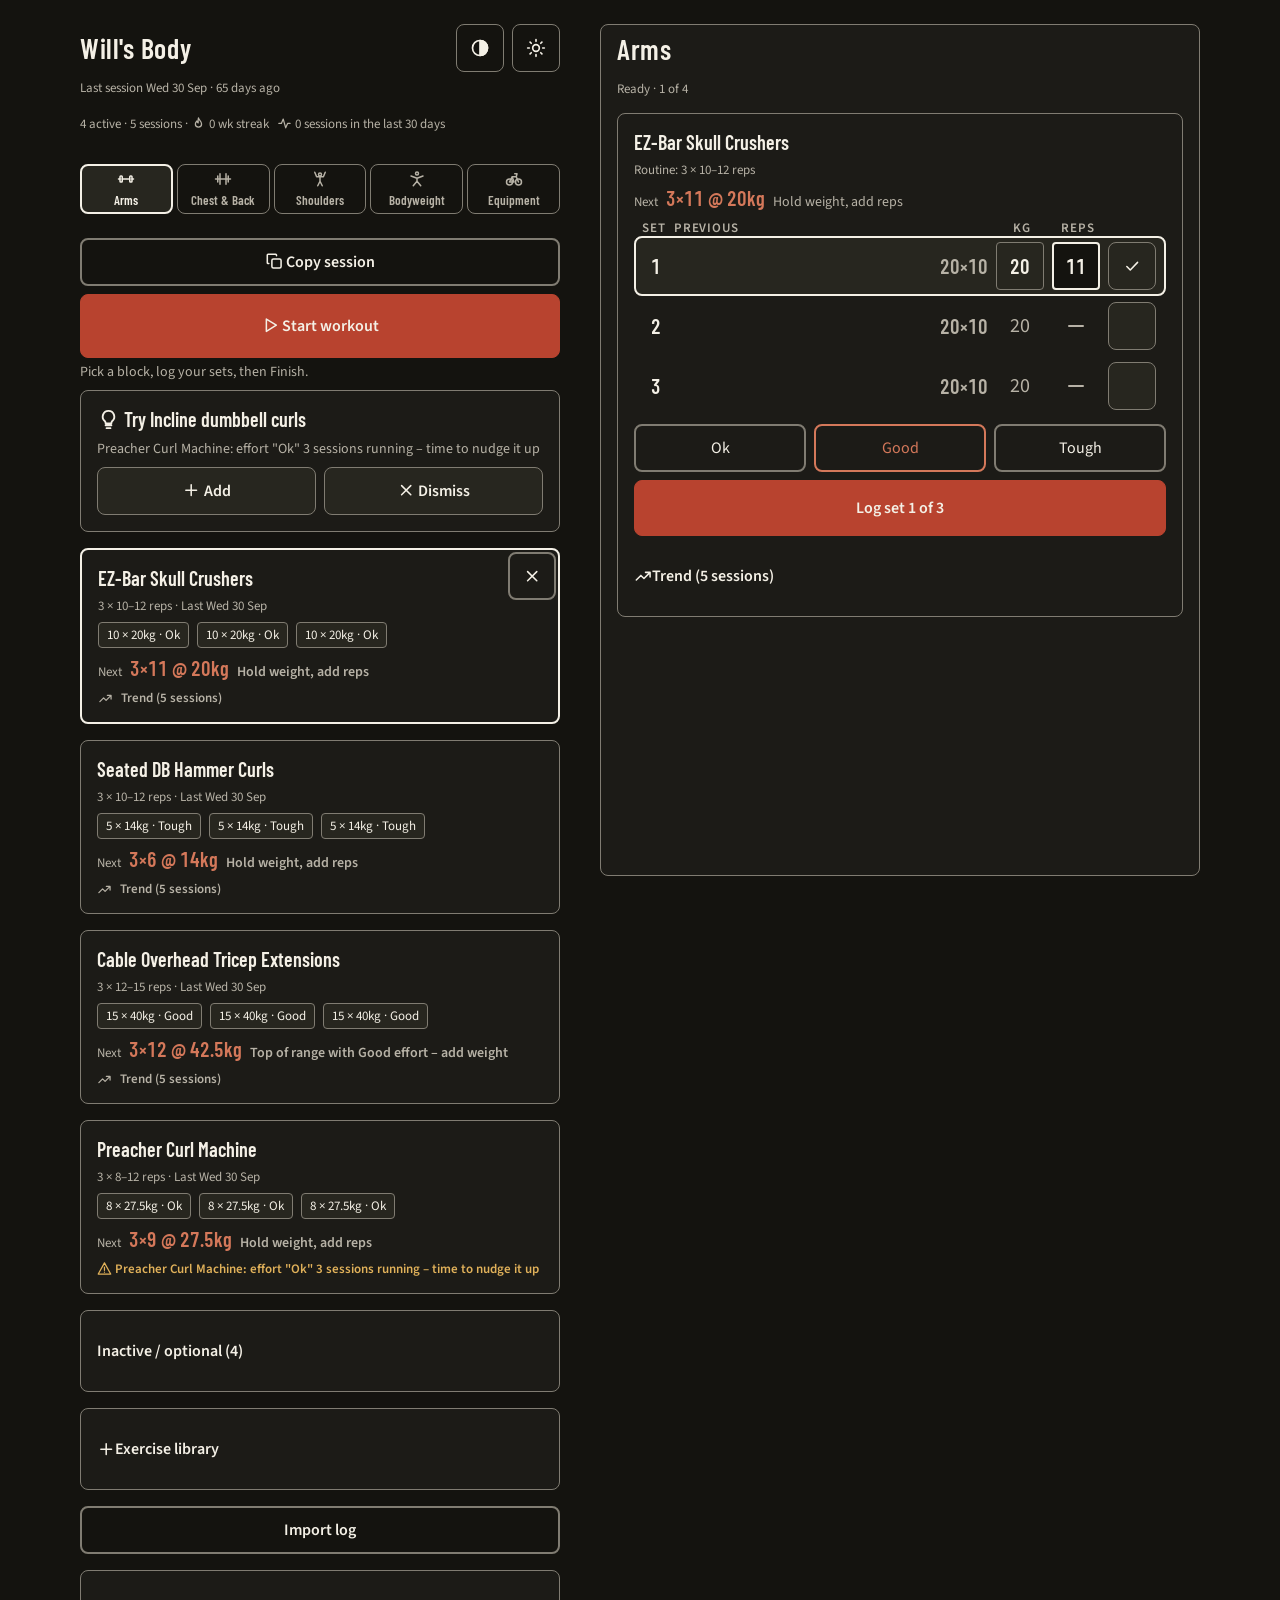
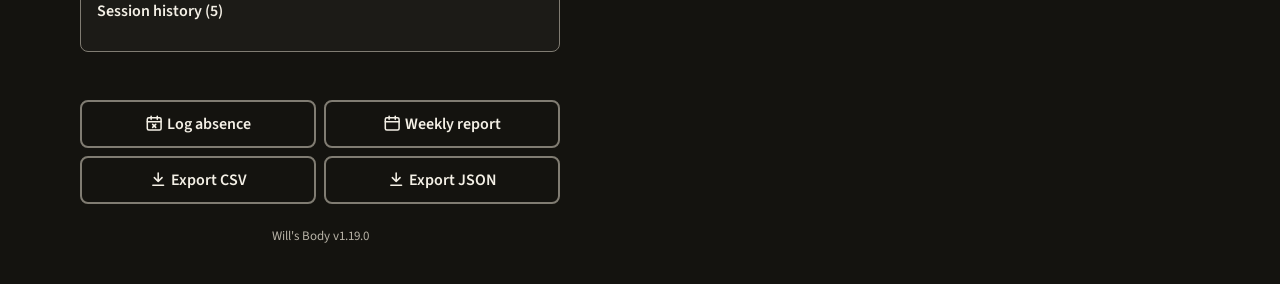
<file: index.html>
<!doctype html><html lang="en" data-theme="dark"><head><meta charset="utf-8">
<meta name="viewport" content="width=device-width,initial-scale=1,viewport-fit=cover">
<meta name="theme-color" content="#14130F"><meta name="apple-mobile-web-app-capable" content="yes">
<meta name="apple-mobile-web-app-title" content="Will's Body">
<title>Will's Body</title><link rel="manifest" href="manifest.webmanifest">
<link rel="icon" href="icons/icon-192.png"><link rel="apple-touch-icon" href="icons/icon-192.png">
<link rel="preload" href="fonts/source-sans-3-400.woff2" as="font" type="font/woff2" crossorigin>
<link rel="preload" href="fonts/barlow-condensed-600.woff2" as="font" type="font/woff2" crossorigin>
<style>html,body{background:#14130F;color:#F4F0E6;margin:0;font-family:"Source Sans 3","Source Sans Pro",system-ui,sans-serif}
html[data-theme=light],html[data-theme=light] body{background:#F3F0E8;color:#1A1916}
.sk{background:#1C1B17;border:1px solid #807C72;border-radius:8px;margin:16px;height:56px;animation:skp 1.2s ease-in-out infinite alternate}.sk.tall{height:220px}
html[data-theme=light] .sk{background:#FFFCF6;border-color:#6F6C64}@keyframes skp{from{opacity:.55}to{opacity:1}}
@media (prefers-reduced-motion:reduce){.sk{animation:none}}
html[data-shine=reduced],html[data-shine=reduced] body{background:#000;color:#fff}html[data-shine=reduced] .sk{background:#000;border-color:#fff;animation:none}
html[data-shine=reduced][data-theme=light],html[data-shine=reduced][data-theme=light] body{background:#fff;color:#000}html[data-shine=reduced][data-theme=light] .sk{background:#fff;border-color:#000}</style>
<script>(function(){try{var h=document.documentElement,r=localStorage.getItem('willsBody.v1.reduceShine');if(localStorage.getItem('willsBody.v1.theme')==='light')h.dataset.theme='light';
if(r==='1'||(r==null&&matchMedia('(prefers-contrast: more)').matches))h.dataset.shine='reduced'}catch(e){}})()</script>
<link rel="stylesheet" href="styles.css"></head><body class="loading">
<header>
<div class="brand"><h1>Will's Body</h1><div class="tools"><button id="shineBtn" class="iconbtn" type="button" aria-label="Reduce shine" aria-pressed="false" title="Reduce shine"></button><button id="themeBtn" class="iconbtn" type="button" aria-label="Switch theme"></button></div></div>
<p id="weekline" class="meta"></p>
<p class="meta subline"><span id="streak"></span><button id="stats" type="button" aria-label="Workouts and completion"></button></p>
</header>
<nav id="tabs" role="tablist"></nav>
<main id="main" aria-busy="true"><div class="sk" aria-label="Loading"></div><div class="sk tall"></div><div class="sk tall"></div></main>
<aside id="pane" hidden></aside>
<div class="toolbar"><button id="absenceBtn" class="ghost">Log absence</button><button id="reportBtn" class="ghost">Weekly report</button><button id="csvBtn" class="ghost">Export CSV</button><button id="exportBtn" class="ghost">Export JSON</button></div>
<div id="timer" class="timer hidden"><div class="count" id="timerCount">75</div>
<label>Rest <span id="restVal">75</span>s <input type="range" id="restSlider" min="60" max="90" step="5"></label>
<button id="tMinus" class="adj" aria-label="15 seconds less">−15s</button><button id="tPlus" class="adj" aria-label="15 seconds more">+15s</button>
<button id="skipBtn">Skip</button><button id="floatBtn" class="pin" aria-pressed="false" aria-label="Float timer" title="Float timer"></button></div>
<div id="toasts" class="toasts" role="status" aria-live="polite"></div>
<footer class="foot"><span id="ver">Will's Body</span></footer>
<dialog id="dlg"></dialog>
<script src="rules.js"></script><script src="app.js"></script></body></html>
</file>
<file: styles.css>
@font-face{
  font-family:"Barlow Condensed";
  font-style:normal;
  font-weight:600;
  font-display:swap;
  src:url("./fonts/barlow-condensed-600.woff2") format("woff2");
}
@font-face{
  font-family:"Source Sans 3";
  font-style:normal;
  font-weight:400;
  font-display:swap;
  src:url("./fonts/source-sans-3-400.woff2") format("woff2");
}
@font-face{
  font-family:"Source Sans 3";
  font-style:normal;
  font-weight:600;
  font-display:swap;
  src:url("./fonts/source-sans-3-600.woff2") format("woff2");
}

/* Dark is the default. Aliases keep older selectors working. */
:root{
  --bg:#14130F;--ink:#F4F0E6;--mute:#B7B2A6;--surface:#1C1B17;--raised:#27261F;--line:#807C72;
  --acc:#B8432F;--acc-text:#D4785A;--on-acc:#F4F0E6;--warn:#E0B15A;--bad:#E07A6A;--danger:#8B2A22;
  --ban-bg:#2A2418;--ban-txt:#E8C36A;--trend-2:#8A9BB0;
  --txt:var(--ink);--mut:var(--mute);--card:var(--surface);--btn:var(--raised);--on:var(--on-acc);
  --input:var(--raised);--tbar:var(--surface);--chip:var(--raised);--ring:var(--ink);--plan:var(--acc-text);
}
html[data-theme=light]{
  --bg:#F3F0E8;--ink:#1A1916;--mute:#5E5A54;--surface:#FFFCF6;--raised:#EBE6DA;--line:#6F6C64;
  --acc:#B8432F;--acc-text:#B8432F;--on-acc:#F4F0E6;--warn:#5C4A1A;--bad:#8B2A22;--danger:#8B2A22;
  --ban-bg:#F3E6C8;--ban-txt:#5C4A1A;--trend-2:#3A4A5C;
  --txt:var(--ink);--mut:var(--mute);--card:var(--surface);--btn:var(--raised);--on:var(--on-acc);
  --input:var(--raised);--tbar:var(--surface);--chip:var(--raised);--ring:var(--ink);--plan:var(--acc-text);
}
html[data-shine=reduced]{
  --bg:#000000;--ink:#FFFFFF;--mute:#E2E2E2;--surface:#000000;--raised:#151515;--line:#FFFFFF;
  --acc:#B8432F;--acc-text:#D4785A;--on-acc:#F4F0E6;--warn:#E0B15A;--bad:#E07A6A;--danger:#8B2A22;
  --ban-bg:#000000;--ban-txt:#E0B15A;--trend-2:#8A9BB0;
  --txt:var(--ink);--mut:var(--mute);--card:var(--surface);--btn:var(--raised);--on:var(--on-acc);
  --input:var(--raised);--tbar:var(--bg);--chip:var(--raised);--ring:var(--ink);--plan:var(--acc-text);
}
html[data-shine=reduced][data-theme=light]{
  --bg:#FFFFFF;--ink:#000000;--mute:#1F1F1F;--surface:#FFFFFF;--raised:#F0F0F0;--line:#000000;
  --acc:#B8432F;--acc-text:#B8432F;--on-acc:#F4F0E6;--warn:#5C4A1A;--bad:#8B2A22;--danger:#8B2A22;
  --ban-bg:#FFFFFF;--ban-txt:#5C4A1A;--trend-2:#3A4A5C;
  --txt:var(--ink);--mut:var(--mute);--card:var(--surface);--btn:var(--raised);--on:var(--on-acc);
  --input:var(--raised);--tbar:var(--bg);--chip:var(--raised);--ring:var(--ink);--plan:var(--acc-text);
}

*{box-sizing:border-box}
html{background:var(--bg)}
body{
  margin:0;background:var(--bg);color:var(--txt);min-height:100vh;
  font:400 16px/24px "Source Sans 3","Source Sans Pro",system-ui,sans-serif;
  -webkit-text-size-adjust:100%;
  padding-bottom:calc(24px + env(safe-area-inset-bottom, 0px));
}
body.timer-docked{padding-bottom:var(--timer-h, 128px)}
button,.step button{touch-action:manipulation;-webkit-user-select:none;user-select:none}
button,input,textarea,select{font-family:inherit;color:inherit}
button{white-space:normal;line-height:24px}
:focus-visible{outline:2px solid var(--ring);outline-offset:2px}
h1,h2,h3,.plan,.sn,.prev,.step .step-in,.setrow .step-in,.count,.qtimer b{
  font-family:"Barlow Condensed","Arial Narrow",sans-serif;
  font-weight:600;
  font-variant-numeric:tabular-nums;
  font-feature-settings:"tnum" 1;
}

header{padding:calc(16px + env(safe-area-inset-top, 0px)) 16px 0}
.brand{display:flex;align-items:center;justify-content:space-between;gap:16px;min-height:48px}
h1{margin:0;font-size:28px;line-height:32px;letter-spacing:.02em;color:var(--txt)}
.tools{display:flex;gap:8px;flex:none}
.meta,#weekline{margin:8px 0 0;color:var(--mut);font-size:13px;line-height:16px;font-weight:400}
.subline{display:flex;flex-wrap:wrap;gap:8px;align-items:center;margin-top:4px;font-size:13px;line-height:16px}
#streak{color:var(--mut);font-size:13px;line-height:16px}
#stats{
  background:transparent;border:0;border-radius:4px;color:var(--mut);
  font-size:13px;line-height:16px;font-weight:400;min-height:48px;padding:8px 0;text-align:left;
}
#shineBtn,#themeBtn,#floatBtn,.inprog-x,button.iconbtn{
  width:48px;height:48px;min-width:48px;min-height:48px;padding:0;
  display:grid;place-items:center;background:transparent;color:var(--txt);
  border:1px solid var(--line);border-radius:8px;
}
#shineBtn[aria-pressed=true],#floatBtn[aria-pressed=true]{background:var(--raised)}

nav{
  display:grid;grid-template-columns:repeat(5,minmax(0,1fr));gap:4px;
  padding:16px 16px 8px;position:sticky;top:0;background:var(--bg);z-index:5;
}
nav button{
  min-height:48px;min-width:0;padding:4px;
  display:flex;flex-direction:column;align-items:center;justify-content:center;gap:4px;
  background:transparent;color:var(--mut);border:1px solid var(--line);border-radius:8px;
  font-family:"Barlow Condensed","Arial Narrow",sans-serif;font-weight:600;
  font-size:13px;line-height:16px;font-variant-numeric:tabular-nums;letter-spacing:0;
}
nav button .tl{white-space:nowrap;hyphens:none}
nav button[aria-selected=true]{background:var(--raised);color:var(--txt);border:2px solid var(--txt)}

main{padding:8px 16px 16px}
button{
  min-height:48px;min-width:48px;border:1px solid var(--line);border-radius:8px;
  background:var(--raised);color:var(--txt);font:600 16px/24px "Source Sans 3","Source Sans Pro",system-ui,sans-serif;
  cursor:pointer;
}
button.primary{
  background:var(--acc);color:var(--on-acc);border:1px solid var(--acc);
  min-height:56px;width:100%;font-weight:600;
}
button.primary.slim{width:auto;min-height:48px;padding:0 16px;flex:none}
button.primary.start{min-height:64px}
button.ghost{background:transparent;border:2px solid var(--line);color:var(--txt);font-weight:600}
button.danger{background:var(--danger);color:var(--on-acc);border:1px solid var(--danger)}
.ic{width:1.15em;height:1.15em;vertical-align:-.2em;flex:none;display:inline-block}
.ti .ic{width:18px;height:18px;display:block}
#themeBtn .ic,#shineBtn .ic,.timer .pin .ic,.inprog-x .ic{width:20px;height:20px}

.card{
  background:var(--card);border:1px solid var(--line);border-radius:8px;
  padding:16px;margin:0 0 16px;color:var(--txt);
}
.card h3{margin:0 0 8px;font-size:20px;line-height:24px;color:var(--txt)}
.card.ex{display:block;width:100%;text-align:left;background:var(--card);margin:0}
.card.ex.sel{border:2px solid var(--txt)}
.exwrap{position:relative;margin:0 0 16px}
.exwrap .deact{position:absolute;top:4px;right:4px;z-index:1}
.exwrap.has-deact .card.ex .title{padding-right:48px}
.mut{color:var(--mut);font-size:13px;line-height:16px;font-weight:400}
.help{color:var(--mut);font-size:14px;line-height:20px;margin:4px 0 8px}
.sugg .mut,.suggnote,.note14{font-size:14px;line-height:20px;color:var(--mut)}
.sugg h3{font-size:20px;line-height:24px}
.banner{
  background:var(--ban-bg);color:var(--ban-txt);border:1px solid var(--line);border-radius:8px;
  padding:16px;margin:0 0 16px;display:flex;gap:8px;align-items:center;justify-content:space-between;
}
.row{display:flex;gap:8px;align-items:center;flex-wrap:wrap}
.row>*{flex:1}
.sets{display:flex;gap:8px;flex-wrap:wrap;margin:8px 0}
.chip{
  background:var(--chip);border:1px solid var(--line);border-radius:4px;
  padding:4px 8px;font-size:13px;line-height:16px;font-weight:400;color:var(--txt);
}
.plan{color:var(--plan);font-size:20px;line-height:24px}
.nextline{display:flex;flex-wrap:wrap;align-items:baseline;gap:8px;margin-top:8px}
.trendline{display:flex;align-items:center;gap:8px;color:var(--mut);font-size:13px;line-height:16px;margin-top:8px}
.cue{color:var(--warn);font-size:13px;line-height:16px;margin-top:8px}

.strip{display:grid;grid-template-columns:repeat(5,minmax(0,1fr));gap:4px;margin:16px 0}
.strip .cell{
  display:flex;flex-direction:column;align-items:center;justify-content:center;gap:4px;
  min-height:64px;min-width:0;padding:4px;border-radius:4px;border:1px solid var(--line);
  background:transparent;color:var(--txt);font-size:13px;line-height:16px;
}
.strip .cell b{font-family:"Barlow Condensed","Arial Narrow",sans-serif;font-size:20px;line-height:24px;font-weight:600;font-variant-numeric:tabular-nums}
.strip .cell small{font-size:13px;line-height:16px;color:var(--mut)}
.strip .lvl1{background:var(--raised)}
.strip .lvl2{background:var(--raised)}
.strip .lvl3{background:var(--raised)}
.strip .cell.cur{border:2px solid var(--txt)}

.step{display:grid;grid-template-columns:48px minmax(0,1fr) 48px;align-items:center;gap:8px;margin:8px 0}
.step button{min-height:48px;min-width:48px;font-size:20px;background:var(--raised);border:1px solid var(--line);border-radius:4px;padding:0}
.step .v{display:flex;flex-direction:column;align-items:center;gap:4px;min-width:0}
.step .step-in{
  width:100%;max-width:160px;background:var(--input);color:var(--txt);
  border:1px solid var(--line);border-radius:4px;font-family:"Barlow Condensed","Arial Narrow",sans-serif;
  font-size:20px;font-weight:600;line-height:24px;text-align:center;padding:4px;min-height:48px;
  font-variant-numeric:tabular-nums;-moz-appearance:textfield;appearance:textfield;
}
.step .step-in::-webkit-outer-spin-button,.step .step-in::-webkit-inner-spin-button{-webkit-appearance:none;margin:0}
.step .v small{display:block;font-size:13px;line-height:16px;color:var(--mut);font-weight:600;letter-spacing:.06em;text-transform:uppercase}

.eff{display:flex;gap:8px;margin:8px 0}
.eff button,.blocks button{
  flex:1;min-width:0;min-height:48px;border:2px solid var(--line);background:transparent;
  color:var(--txt);border-radius:8px;font-weight:400;
}
.eff button.on{border-color:var(--acc-text);color:var(--acc-text);background:transparent}
.blocks{display:grid;grid-template-columns:repeat(2,minmax(0,1fr));gap:8px;margin:8px 0}
.blocks button{display:flex;flex-direction:column;align-items:center;justify-content:center;gap:4px;padding:4px;min-height:48px}
.blocks button.on{border:2px solid var(--txt);background:var(--raised);color:var(--txt)}

.setgrid{margin:8px 0}
.sethead,.setrow{
  display:grid;grid-template-columns:24px minmax(0,1fr) 48px 48px 48px;
  gap:8px;align-items:center;
}
.setgrid.noweight .sethead,.setgrid.noweight .setrow{grid-template-columns:24px minmax(0,1fr) 48px 48px}
.sethead{padding:0 8px}
.sethead span{
  font-size:13px;line-height:16px;font-weight:600;letter-spacing:.06em;text-transform:uppercase;color:var(--mut);
}
.sethead span:nth-child(n+3){text-align:center}
.setrow{min-height:56px;padding:4px 8px;border-radius:8px;border:2px solid transparent}
.setrow.cur{background:var(--raised);border:2px solid var(--txt)}
.sn{font-size:20px;line-height:24px;text-align:center;color:var(--txt)}
.prev{font-size:20px;line-height:24px;text-align:right;color:var(--mut);min-width:0}
.setrow .cell{font-size:20px;line-height:24px;text-align:center;color:var(--txt)}
.setrow .cell.quiet{color:var(--mut)}
.setrow .step-in{
  width:48px;height:48px;min-height:48px;min-width:48px;padding:0;text-align:center;
  background:var(--input);color:var(--txt);border:1px solid var(--line);border-radius:4px;
  font-size:20px;line-height:24px;-moz-appearance:textfield;appearance:textfield;
}
.setrow .step-in::-webkit-outer-spin-button,.setrow .step-in::-webkit-inner-spin-button{-webkit-appearance:none;margin:0}
.setrow .step-in.cur{border:2px solid var(--txt);background:var(--bg)}
.pend{display:block;width:16px;height:2px;background:var(--mut);border-radius:1px;margin-inline:auto}
.tick{
  width:48px;height:48px;min-width:48px;min-height:48px;padding:0;border-radius:8px;
  border:1px solid var(--line);background:var(--raised);color:var(--txt);
  display:grid;place-items:center;
}
.tick.on{background:var(--acc);color:var(--on-acc);border-color:var(--acc)}
.card.touched{border-color:var(--txt)}
.upnext{
  display:flex;align-items:center;gap:16px;width:100%;text-align:left;
  background:var(--card);border:1px solid var(--line);border-radius:8px;padding:16px;margin:0 0 16px;
}
.upnext > span:first-child{flex:1;min-width:0}
.upnext .k{display:block;font-size:13px;line-height:16px;font-weight:600;letter-spacing:.06em;text-transform:uppercase;color:var(--mut)}
.upnext .nm{
  display:block;font-family:"Barlow Condensed","Arial Narrow",sans-serif;font-weight:600;
  font-size:20px;line-height:24px;font-variant-numeric:tabular-nums;
  white-space:nowrap;overflow:hidden;text-overflow:ellipsis;
}
.upnext .plan{flex:none;white-space:nowrap}
.loghead{display:flex;align-items:center;gap:8px;margin:0 0 16px}
.loghead .grow{flex:1;min-width:0}
.loghead h2{margin:0;font-size:22px;line-height:24px}
.sesshead{margin:0 0 16px}
.sesshead-row{display:flex;align-items:center;gap:16px;min-height:48px}
.sesshead h2{margin:0;font-size:28px;line-height:32px;letter-spacing:.02em;flex:1}

.inprog{
  position:relative;top:auto;z-index:1;background:var(--card);border:1px solid var(--acc-text);
  border-radius:8px;padding:16px;margin:0 0 16px;display:grid;grid-template-columns:1fr auto;gap:8px;
}
.inprog>.primary{grid-column:1/-1}
.inprog-x svg{width:20px;height:20px}
.card.folded{
  display:flex;align-items:center;gap:8px;width:100%;min-height:56px;padding:16px;margin:0 0 16px;
  text-align:left;font-size:16px;color:var(--txt);background:var(--card);
}
.card.folded .fname{flex:1;min-width:0}
.card.folded .ok{color:var(--acc-text)}
.foldbtn{min-height:48px;min-width:48px;padding:0}
.deact{min-height:48px;min-width:48px;padding:0;display:grid;place-items:center}

.toolbar{display:flex;flex-wrap:wrap;gap:8px;padding:16px}
.toolbar button{flex:1 1 40%}
.foot{text-align:center;color:var(--mut);font-size:13px;line-height:16px;padding:8px 16px 16px}
body.loading .toolbar,body.loading .foot{visibility:hidden}
.lastbtn{width:100%;margin:4px 0;font-size:16px;font-weight:400}
.hist{border-top:1px solid var(--line);padding:8px 0}
.note{margin-top:4px;white-space:pre-wrap}
details summary,.trend summary{min-height:48px;display:flex;align-items:center;cursor:pointer;font-weight:600}
.card.record{border-color:var(--acc-text)}
.card.deload{border-color:var(--warn)}
.card.notice{border-color:var(--warn)}
.record{animation:pop .15s ease}
@keyframes pop{from{opacity:0}to{opacity:1}}
.report .kpis{display:grid;grid-template-columns:repeat(4,minmax(0,1fr));gap:8px;text-align:center;margin:8px 0}
.report .kpis b{display:block;font-family:"Barlow Condensed","Arial Narrow",sans-serif;font-size:28px;line-height:32px;font-weight:600;font-variant-numeric:tabular-nums}
.report .kpis small{color:var(--mut);font-size:13px;line-height:16px}
.steps{display:grid;grid-template-columns:repeat(3,minmax(0,1fr));gap:8px;list-style:none;padding:0;margin:8px 0}
.steps li{text-align:center;padding:8px 4px;border-radius:8px;background:transparent;border:1px solid var(--line);font-size:13px;line-height:16px;font-weight:600;color:var(--mut)}
.steps li.now{background:var(--raised);color:var(--txt);border:2px solid var(--txt)}
.steps li.done{border:2px solid var(--acc-text);color:var(--acc-text)}

.timer{
  position:fixed;left:0;right:0;bottom:0;z-index:9;
  background:var(--tbar);border-top:1px solid var(--line);border-radius:0;
  padding:24px 16px calc(24px + env(safe-area-inset-bottom, 0px));
  display:flex;gap:8px;align-items:center;
}
.timer .count{font-size:44px;line-height:48px;color:var(--txt);min-width:2ch}
.timer label{
  position:relative;flex:1;min-width:0;height:48px;display:block;
  font-size:13px;line-height:16px;font-weight:600;color:var(--mut);
}
.timer input[type=range]{width:100%;height:48px;margin:0}
.timer .adj{display:none}
.timer .pin{min-width:48px}
.timer.float{
  left:auto;right:calc(16px + env(safe-area-inset-right, 0px));
  bottom:calc(16px + env(safe-area-inset-bottom, 0px));
  width:auto;max-width:calc(100vw - 32px);
  border:1px solid var(--line);border-radius:8px;padding:8px;
  display:flex;gap:8px;align-items:center;
}
.timer.float label{display:none}
.timer.float .count{font-size:28px;line-height:32px}
.timer.float .adj{display:grid;place-items:center;min-width:48px;min-height:48px;padding:0 8px;font-size:16px;font-variant-numeric:tabular-nums}
.hidden{display:none !important}
.qtimer{
  position:sticky;top:0;z-index:2;background:var(--tbar);border:1px solid var(--line);border-radius:8px;
  padding:8px 16px;margin:8px 0;display:flex;gap:8px;align-items:center;font-size:16px;line-height:24px;
}
.qtimer b{font-size:28px;line-height:32px;color:var(--txt)}
.qtimer.hidden{display:none}

dialog{
  background:var(--card);color:var(--txt);border:1px solid var(--line);border-radius:8px;
  width:min(560px, 94vw);padding:16px;max-height:min(92dvh, 920px);
}
dialog::backdrop{background:rgb(0 0 0 / 0.6)}
dialog[open]{display:flex;flex-direction:column}
.sheet{display:flex;flex-direction:column;flex:1;min-height:0;margin:-16px;max-height:min(92dvh, 920px)}
.sheet-h,.sheet-f{flex:none;display:flex;align-items:center;gap:8px;padding:16px;background:var(--card)}
.sheet-h{border-bottom:1px solid var(--line)}
.sheet-h h3{margin:0;flex:1;font-size:22px;line-height:24px}
.sheet-b{overflow:auto;flex:1;min-height:0;padding:16px}
.sheet-f{border-top:1px solid var(--line);position:sticky;bottom:0}
.sheet-f .primary{flex:1}
.report.bare{border:0;padding:0;margin:0;background:transparent}

textarea{font-size:16px;line-height:24px;font-family:inherit;padding:8px;min-height:64px;width:100%;background:var(--input);color:var(--txt);border:1px solid var(--line);border-radius:4px}
textarea.mono,#copyTxt{font-family:ui-monospace,SFMono-Regular,Menlo,monospace}
input[type=date],input[type=file],input[type=text],input[type=number]{font-size:16px;color:var(--txt);background:var(--input);border:1px solid var(--line);border-radius:4px;padding:8px}
.libcard .lib-add{display:grid;gap:8px;margin-top:8px}
.libcard .lib-add label{display:grid;gap:4px}
.libcard input[type=text],.libcard input[type=number],.libcard select{font-size:16px;color:var(--txt);background:var(--input);border:1px solid var(--line);border-radius:4px;padding:8px;width:100%}
.libcard select{font-size:16px}
.libcard select{min-height:48px}
.lib-list .row button{flex:0 0 auto}
input[type=checkbox]{accent-color:var(--acc)}
#timer input[type=range]{
  -webkit-appearance:none;appearance:none;accent-color:var(--mut);
  position:absolute;left:0;right:0;top:0;width:100%;height:48px;margin:0;
  background:transparent;border:0;padding:0;
}
#timer input[type=range]::-webkit-slider-runnable-track{height:8px;background:var(--mut);border-radius:4px;margin-top:28px}
#timer input[type=range]::-webkit-slider-thumb{
  -webkit-appearance:none;appearance:none;width:16px;height:16px;margin-top:-4px;
  background:var(--txt);border:0;border-radius:8px;
}
#timer input[type=range]::-moz-range-track{height:8px;background:var(--mut);border:0;border-radius:4px}
#timer input[type=range]::-moz-range-progress{background:var(--txt);height:8px}
#timer input[type=range]::-moz-range-thumb{width:16px;height:16px;background:var(--txt);border:0;border-radius:8px}

.toasts{
  position:fixed;left:50%;transform:translateX(-50%);
  top:calc(108px + env(safe-area-inset-top, 0px));z-index:20;
  display:flex;flex-direction:column;align-items:center;gap:8px;width:min(92vw,440px);pointer-events:none;
}
.toast{
  max-width:100%;background:var(--card);color:var(--txt);border:1px solid var(--line);border-radius:8px;
  padding:16px;font-weight:600;font-size:16px;line-height:24px;
}
.toast.out{opacity:0;transition:opacity .15s ease}
.toast.act{display:flex;align-items:center;gap:8px;pointer-events:auto}
.toast.act span{flex:1}
.toast.act button{min-height:48px;padding:0 16px;flex:none}
@media (prefers-reduced-motion:reduce){
  .record{animation:none}
  .sk{animation:none}
  .toast,.toast.out{transition:none}
}

html[data-shine=reduced] button,
html[data-shine=reduced] .card,
html[data-shine=reduced] dialog,
html[data-shine=reduced] .toast,
html[data-shine=reduced] .strip .cell,
html[data-shine=reduced] nav button,
html[data-shine=reduced] .upnext,
html[data-shine=reduced] .timer,
html[data-shine=reduced] .setrow .step-in,
html[data-shine=reduced] .tick{border-width:2px}
html[data-shine=reduced] .setrow.cur,
html[data-shine=reduced] nav button[aria-selected=true],
html[data-shine=reduced] .strip .cell.cur,
html[data-shine=reduced] .setrow .step-in.cur,
html[data-shine=reduced] .eff button.on{border-width:2px}

body.logging header,body.logging nav,body.logging .toolbar{display:none}
body.logging main{padding-top:calc(16px + env(safe-area-inset-top, 0px))}

@media (min-width:1024px){
  body.wide{
    width:min(1120px, 100%);max-width:1120px;margin-inline:auto;
    padding:24px;padding-bottom:calc(24px + env(safe-area-inset-bottom, 0px));
    display:grid;grid-template-columns:minmax(0,480px) minmax(0,1fr);column-gap:40px;align-items:start;
  }
  body.wide.timer-docked{padding-bottom:calc(24px + env(safe-area-inset-bottom, 0px))}
  @media (min-width:1168px){
    body.wide{width:1120px;padding-left:0;padding-right:0}
  }
  body.wide header,body.wide nav,body.wide main,body.wide .toolbar,body.wide .foot{grid-column:1;min-width:0}
  body.wide #pane{min-width:0}
  body.wide header,body.wide nav,body.wide main,body.wide .toolbar{padding-left:0;padding-right:0}
  body.wide header{padding-top:0}
  body.wide nav{position:static;padding-top:16px}
  body.wide #pane{
    grid-column:2;grid-row:1 / span 6;align-self:start;position:sticky;top:24px;
    display:flex;flex-direction:column;gap:0;min-width:0;
    height:calc(100vh - 48px);max-height:calc(100vh - 48px);overflow:hidden;
    background:var(--card);border:1px solid var(--line);border-radius:8px;padding:0;
  }
  body.wide #pane .pane-scroll{flex:1;min-height:0;overflow:auto;padding:0 16px 16px}
  body.wide #pane .card{background:transparent}
  body.wide #timer{
    position:static;flex:none;margin:0;border:0;border-top:1px solid var(--line);border-radius:0;
    padding:16px;background:var(--card);
  }
  body.wide #timer.float{
    position:fixed;right:calc(16px + env(safe-area-inset-right, 0px));
    bottom:calc(16px + env(safe-area-inset-bottom, 0px));
    border:1px solid var(--line);border-radius:8px;padding:8px;margin-top:0;
  }
  body.logging header,body.logging nav,body.logging .toolbar{display:revert}
  body.wide.logging header{display:block}
  body.wide.logging nav{display:grid}
  body.wide.logging .toolbar{display:flex}
}
</file>
